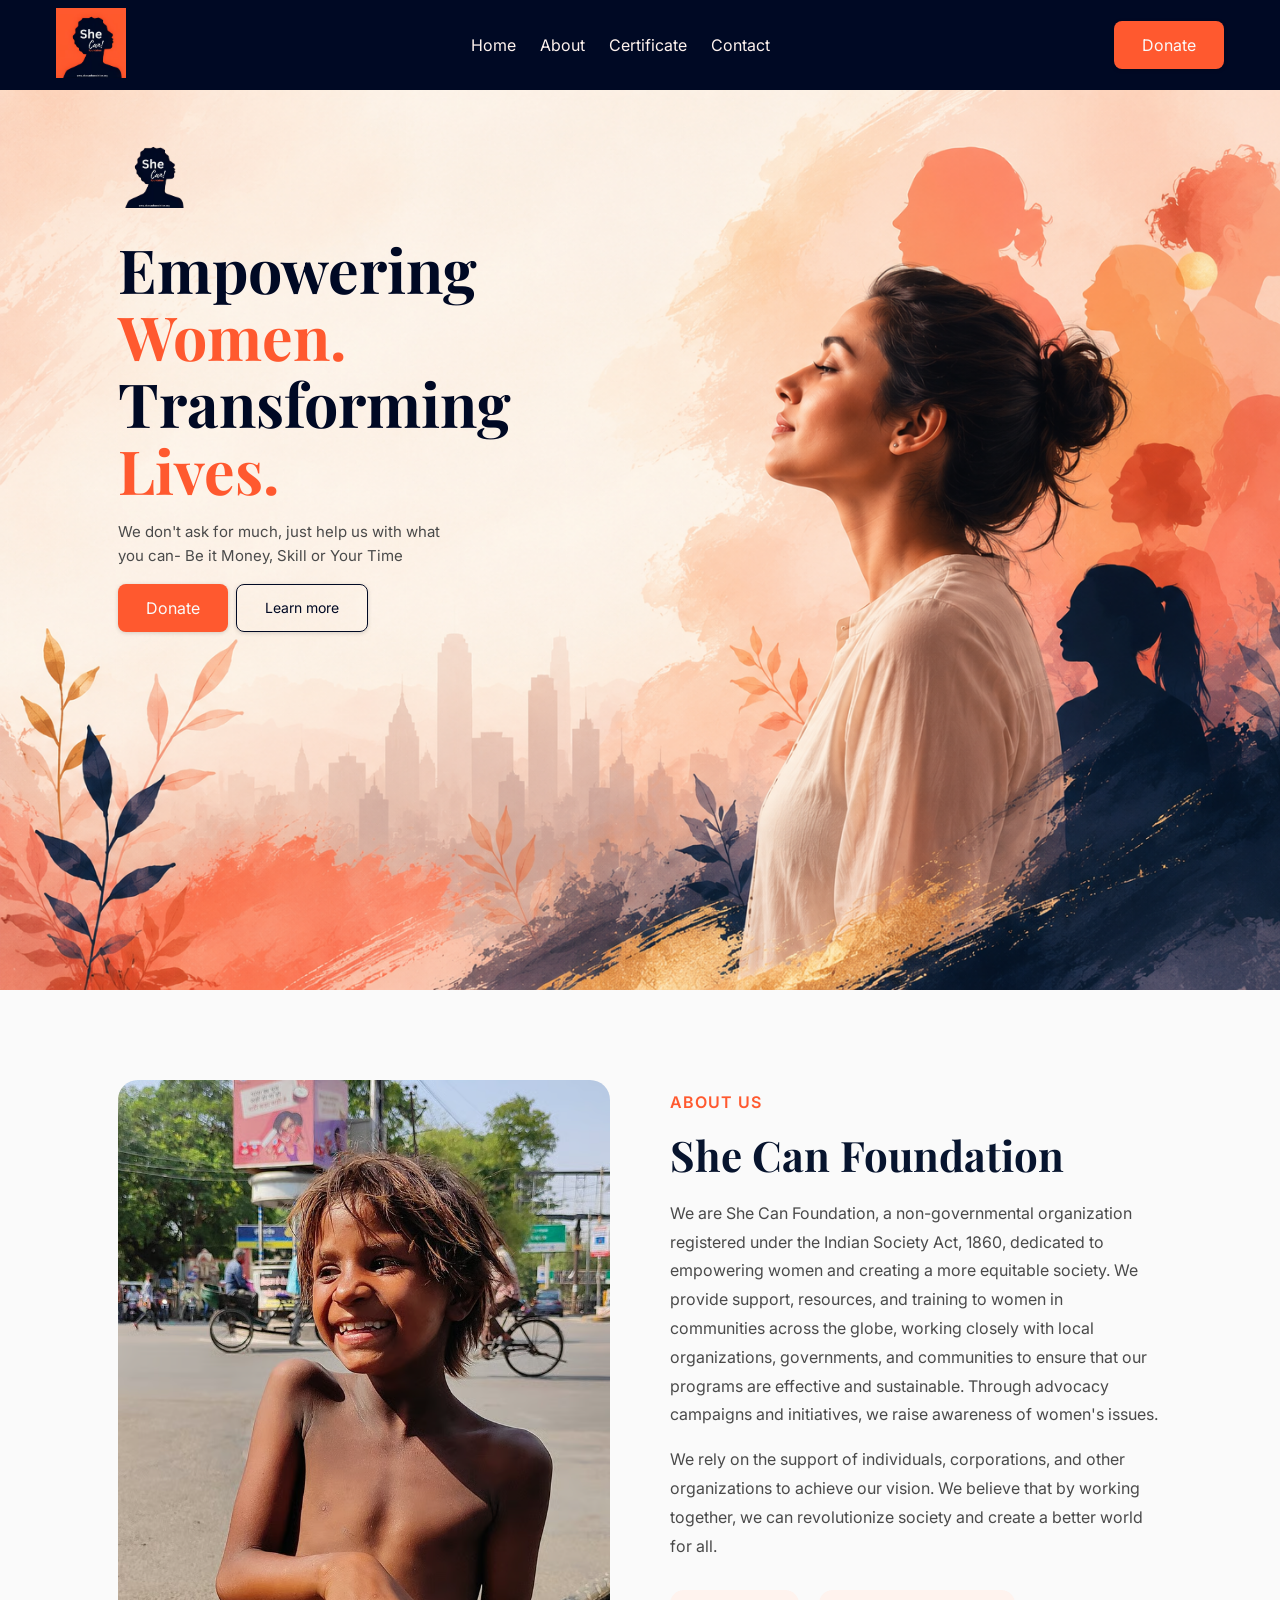
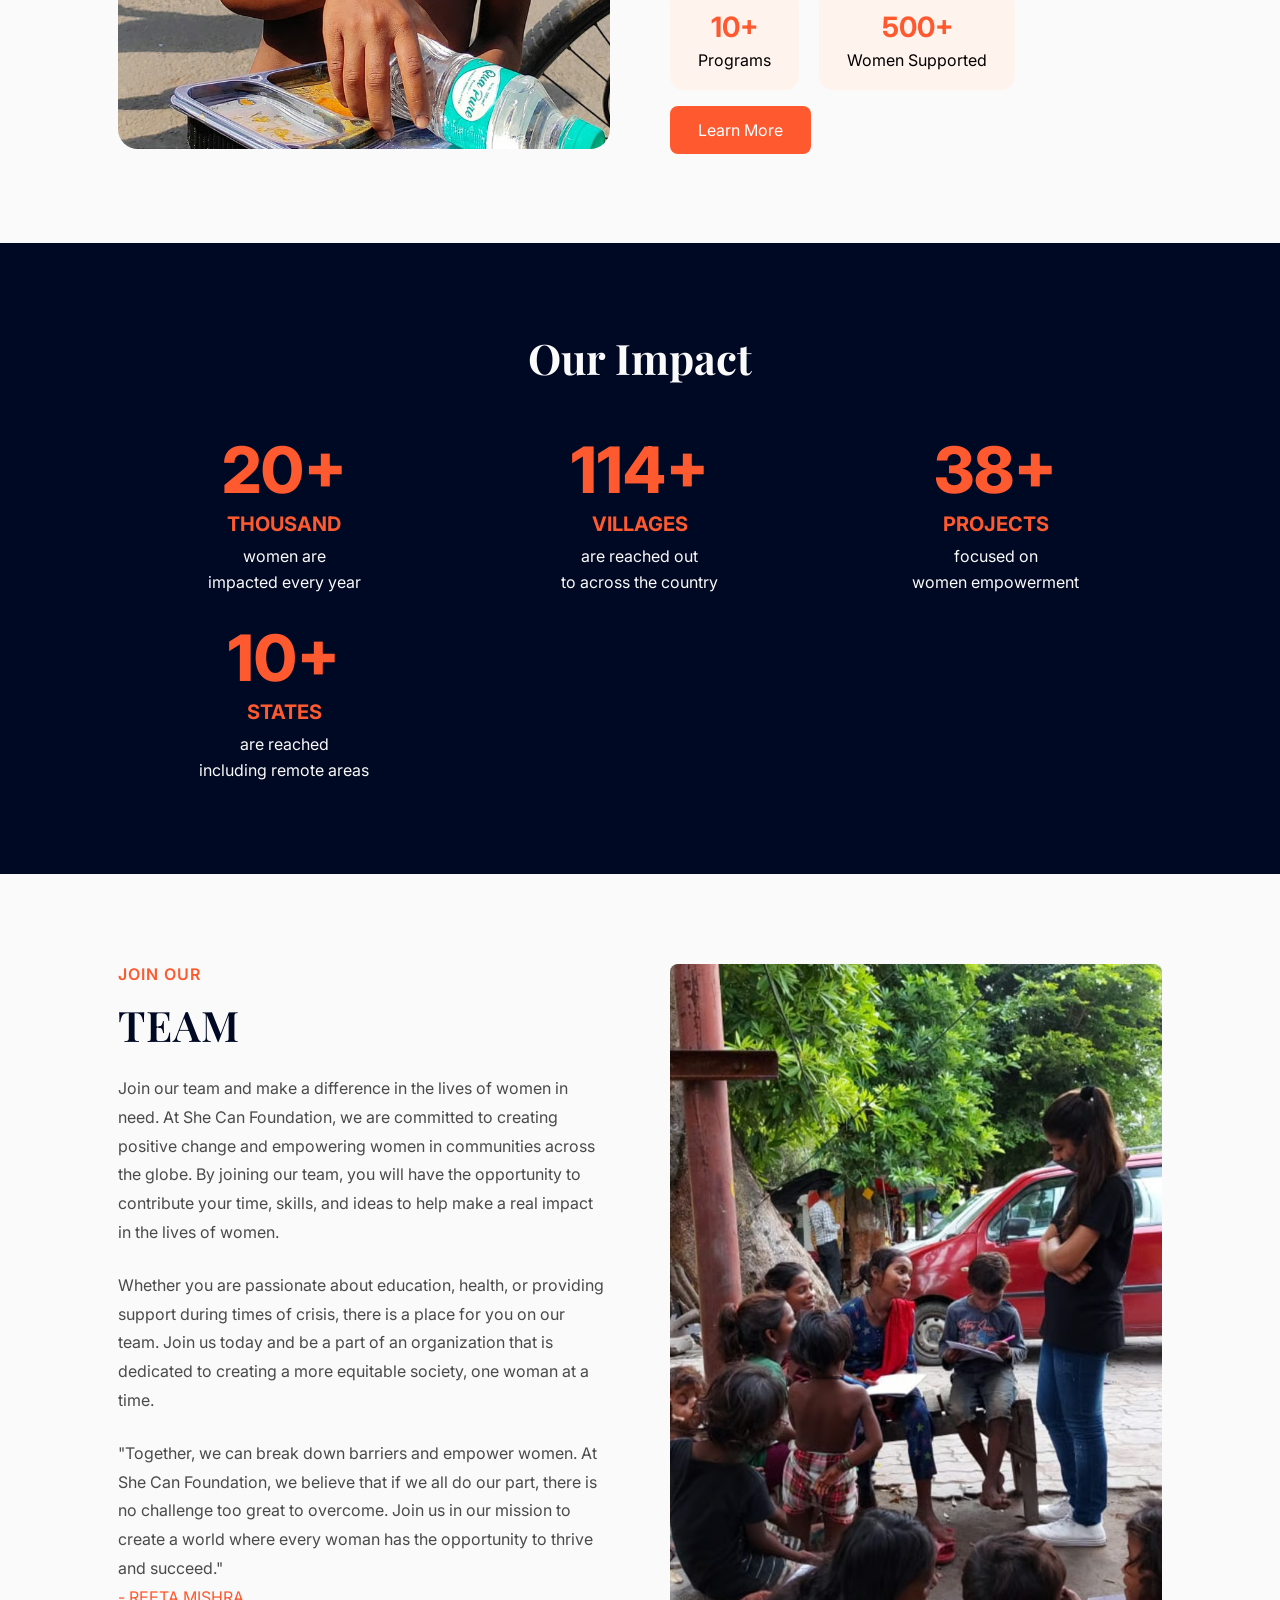
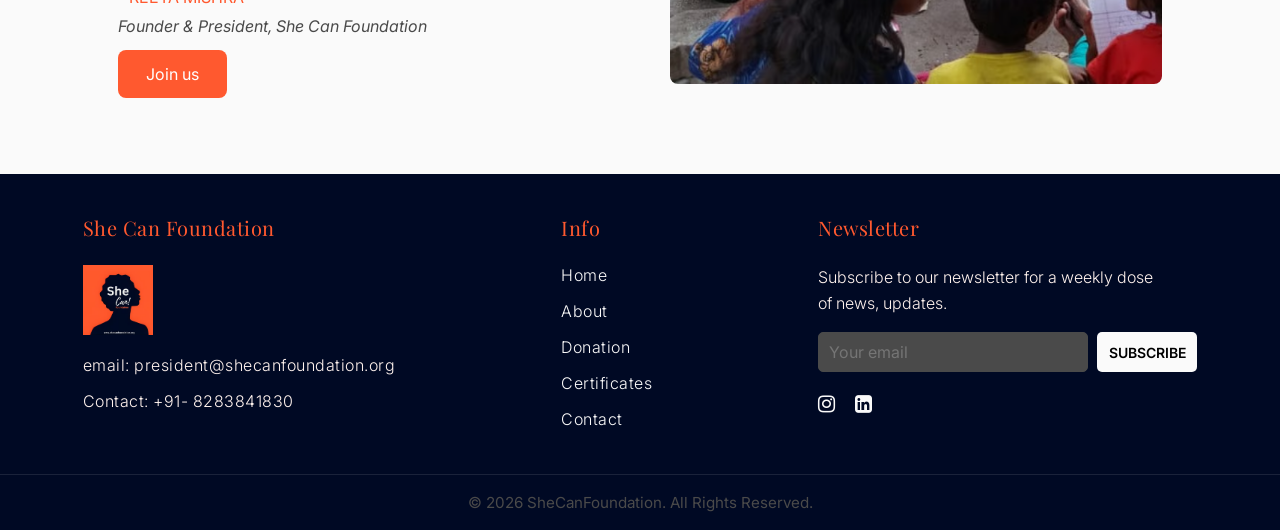
<file: index.html>
<!doctype html>
<html lang="en">
  <head>
    <meta charset="UTF-8" />
    <meta name="viewport" content="width=device-width, initial-scale=1.0" />
    <link rel="icon" type="image/png" href="./assets/images/logo.avif" />
    <title>She Can Foundation</title>

    <link rel="stylesheet" href="css/global.css" />
    <link rel="stylesheet" href="css/variables.css" />
    <link rel="stylesheet" href="css/navbar.css" />
    <link rel="stylesheet" href="css/responsive.css" />
    <link rel="stylesheet" href="css/footer.css" />
    <link rel="stylesheet" href="css/hero.css" />
    <link rel="stylesheet" href="css/about.css" />
    <link rel="stylesheet" href="css/impact.css" />
    <link rel="stylesheet" href="css/team.css" />

    <link
      rel="stylesheet"
      href="https://cdnjs.cloudflare.com/ajax/libs/font-awesome/4.7.0/css/font-awesome.min.css"
    />

    <link rel="preconnect" href="https://fonts.googleapis.com" />
    <link rel="preconnect" href="https://fonts.gstatic.com" crossorigin />
    <link
      href="https://fonts.googleapis.com/css2?family=Inter:ital,opsz,wght@0,14..32,100..900;1,14..32,100..900&family=Playfair+Display:ital,wght@0,400..900;1,400..900&display=swap"
      rel="stylesheet"
    />
  </head>
  <body>
    <section class="main">
      <nav class="navbar">
        <div class="container">
          <div class="navbar-inner">
            <div class="hamburger">☰</div>
            <div class="logo">
              <img src="assets/images/logo.avif" alt="logo" />
            </div>
            <ul class="nav-items">
              <li><a href="#">Home</a></li>
              <li><a href="./pages/about.html">About</a></li>
              <li><a href="./pages/certificate.html">Certificate</a></li>
              <li><a href="./pages/contact.html">Contact</a></li>
            </ul>
            <div class="buttons">
              <a href="./pages/donation.html" class="donateBtn">Donate</a>
            </div>
          </div>
        </div>
      </nav>
      <div class="hero-section">
        <div class="container">
          <div class="hero-inner">
            <div class="hero-logo">
              <img src="./assets/images/logo-hero.png" alt="logo" />
            </div>
            <h1 class="hero-title">
              Empowering<br /><span class="orange">Women.</span
              ><br />Transforming<br />
              <span class="orange">Lives.</span>
            </h1>
            <p class="hero-details">
              We don't ask for much, just help us with what <br />you can- Be it
              Money, Skill or Your Time
            </p>
            <div class="cta-buttons">
              <a href="./pages/donation.html" class="donateBtn">Donate</a>
              <a href="./pages/about.html" class="aboutBtn">Learn more </a>
            </div>
          </div>
        </div>
      </div>

      <section class="about-section">
        <div class="container about-container">
          <div class="about-image">
            <img
              src="./assets/images/about-women.avif"
              alt="Women empowerment"
            />
          </div>

          <div class="about-content">
            <span class="section-tag">About Us</span>

            <h2 class="about-title">She Can Foundation</h2>

            <p class="about-text">
              We are She Can Foundation, a non-governmental organization
              registered under the Indian Society Act, 1860, dedicated to
              empowering women and creating a more equitable society. We provide
              support, resources, and training to women in communities across
              the globe, working closely with local organizations, governments,
              and communities to ensure that our programs are effective and
              sustainable. Through advocacy campaigns and initiatives, we raise
              awareness of women's issues.
            </p>

            <p class="about-text">
              We rely on the support of individuals, corporations, and other
              organizations to achieve our vision. We believe that by working
              together, we can revolutionize society and create a better world
              for all.
            </p>

            <div class="about-stats">
              <div class="stat-card">
                <h3>10+</h3>
                <p>Programs</p>
              </div>

              <div class="stat-card">
                <h3>500+</h3>
                <p>Women Supported</p>
              </div>
            </div>

            <a href="./pages/about.html" class="about-button">Learn More</a>
          </div>
        </div>
      </section>

      <section class="impact-section">
        <div class="container impact-container">
          <h2 class="impact-title reveal">Our Impact</h2>
          <div class="impact-items reveal">
            <div class="impact-item">
              <h3 class="impact-item-number" data-target="20">0+</h3>
              <h4 class="impact-item-detail">Thousand</h4>
              <p class="impact-item-info">
                women are<br />
                impacted every year
              </p>
            </div>
            <div class="impact-item">
              <h3 class="impact-item-number" data-target="200">0+</h3>
              <h4 class="impact-item-detail">Villages</h4>
              <p class="impact-item-info">
                are reached out <br />to across the country
              </p>
            </div>
            <div class="impact-item">
              <h3 class="impact-item-number" data-target="40">0+</h3>
              <h4 class="impact-item-detail">Projects</h4>
              <p class="impact-item-info">focused on <br />women empowerment</p>
            </div>
            <div class="impact-item">
              <h3 class="impact-item-number" data-target="10">0+</h3>
              <h4 class="impact-item-detail">States</h4>
              <p class="impact-item-info">
                are reached <br />including remote areas
              </p>
            </div>
          </div>
        </div>
      </section>

      <section class="team-section">
        <div class="container team-container">
          <div class="team-left-panel">
            <p class="team-label">Join Our</p>
            <h2 class="team-title">Team</h2>
            <p class="team-details">
              Join our team and make a difference in the lives of women in need.
              At She Can Foundation, we are committed to creating positive
              change and empowering women in communities across the globe. By
              joining our team, you will have the opportunity to contribute your
              time, skills, and ideas to help make a real impact in the lives of
              women.
            </p>
            <p class="team-details">
              Whether you are passionate about education, health, or providing
              support during times of crisis, there is a place for you on our
              team. Join us today and be a part of an organization that is
              dedicated to creating a more equitable society, one woman at a
              time.
            </p>
            <p class="team-details">
              "Together, we can break down barriers and empower women. At She
              Can Foundation, we believe that if we all do our part, there is no
              challenge too great to overcome. Join us in our mission to create
              a world where every woman has the opportunity to thrive and
              succeed."<br />
              <span class="orange">- REETA MISHRA</span><br />
              <i>Founder & President, She Can Foundation</i>
            </p>

            <a href="./pages/contact.html" class="join-us">Join us</a>
          </div>
          <div class="team-right-panel">
            <img src="assets/images/about-us.avif" alt="team-women" />
          </div>
        </div>
      </section>

      <div class="footer">
        <div class="footer-started">
          <h2 class="footer-title">She Can Foundation</h2>
          <ul class="footer-items">
            <li>
              <div class="logo">
                <img src="assets/images/logo.avif" alt="logo" />
              </div>
            </li>
            <li>email: president@shecanfoundation.org</li>
            <li>Contact: +91- 8283841830</li>
          </ul>
        </div>
        <div class="footer-info">
          <h2 class="footer-title">Info</h2>
          <ul class="footer-items">
            <li><a href="#">Home</a></li>
            <li><a href="./pages/about.html">About</a></li>
            <li><a href="./pages/donation.html">Donation</a></li>
            <li><a href="./pages/certificate.html">Certificates</a></li>
            <li><a href="./pages/contact.html">Contact</a></li>
          </ul>
        </div>

        <div class="footer-newsletter">
          <h2 class="footer-title">Newsletter</h2>
          <p class="footer-details">
            Subscribe to our newsletter for a weekly dose<br />
            of news, updates.
          </p>
          <div class="footer-input">
            <input
              type="email"
              name="email"
              class="email"
              placeholder="Your email"
            />
            <button class="btn">SUBSCRIBE</button>
          </div>
          <div class="footer-icons">
            <div class="footer-icon">
              <a
                href="https://www.instagram.com/_shecanfoundation_"
                target="_blank"
                ><i class="fa fa-instagram" aria-hidden="true"></i
              ></a>
            </div>
            <div class="footer-icon">
              <a
                href="https://www.linkedin.com/company/shecanfoundation/"
                target="_blank"
              >
                <i class="fa fa-linkedin-square" aria-hidden="true"></i
              ></a>
            </div>
          </div>
        </div>
      </div>
      <footer class="copyright-footer">
        <p>© 2026 SheCanFoundation. All Rights Reserved.</p>
      </footer>
    </section>

    <script src="js/main.js"></script>
    <script src="js/navbar.js"></script>
    <script src="js/impact.js"></script>
  </body>
</html>
</file>
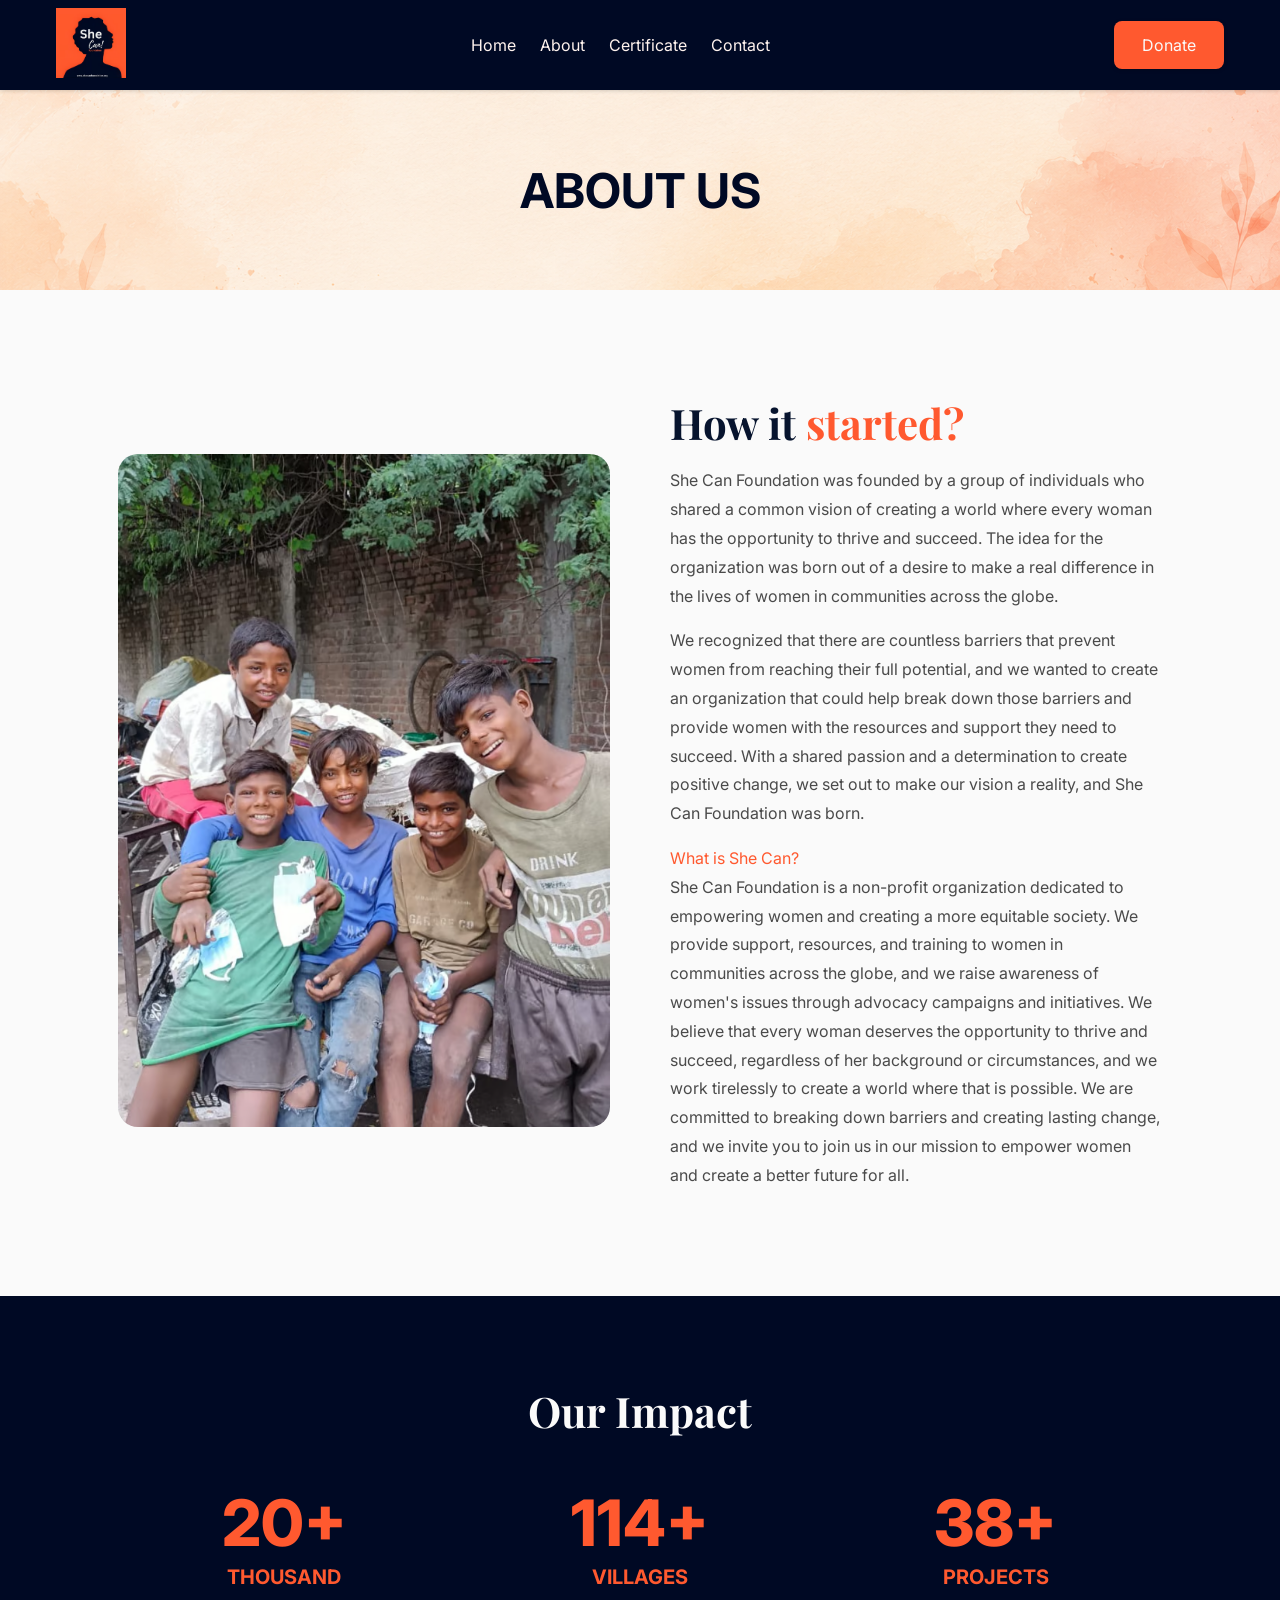
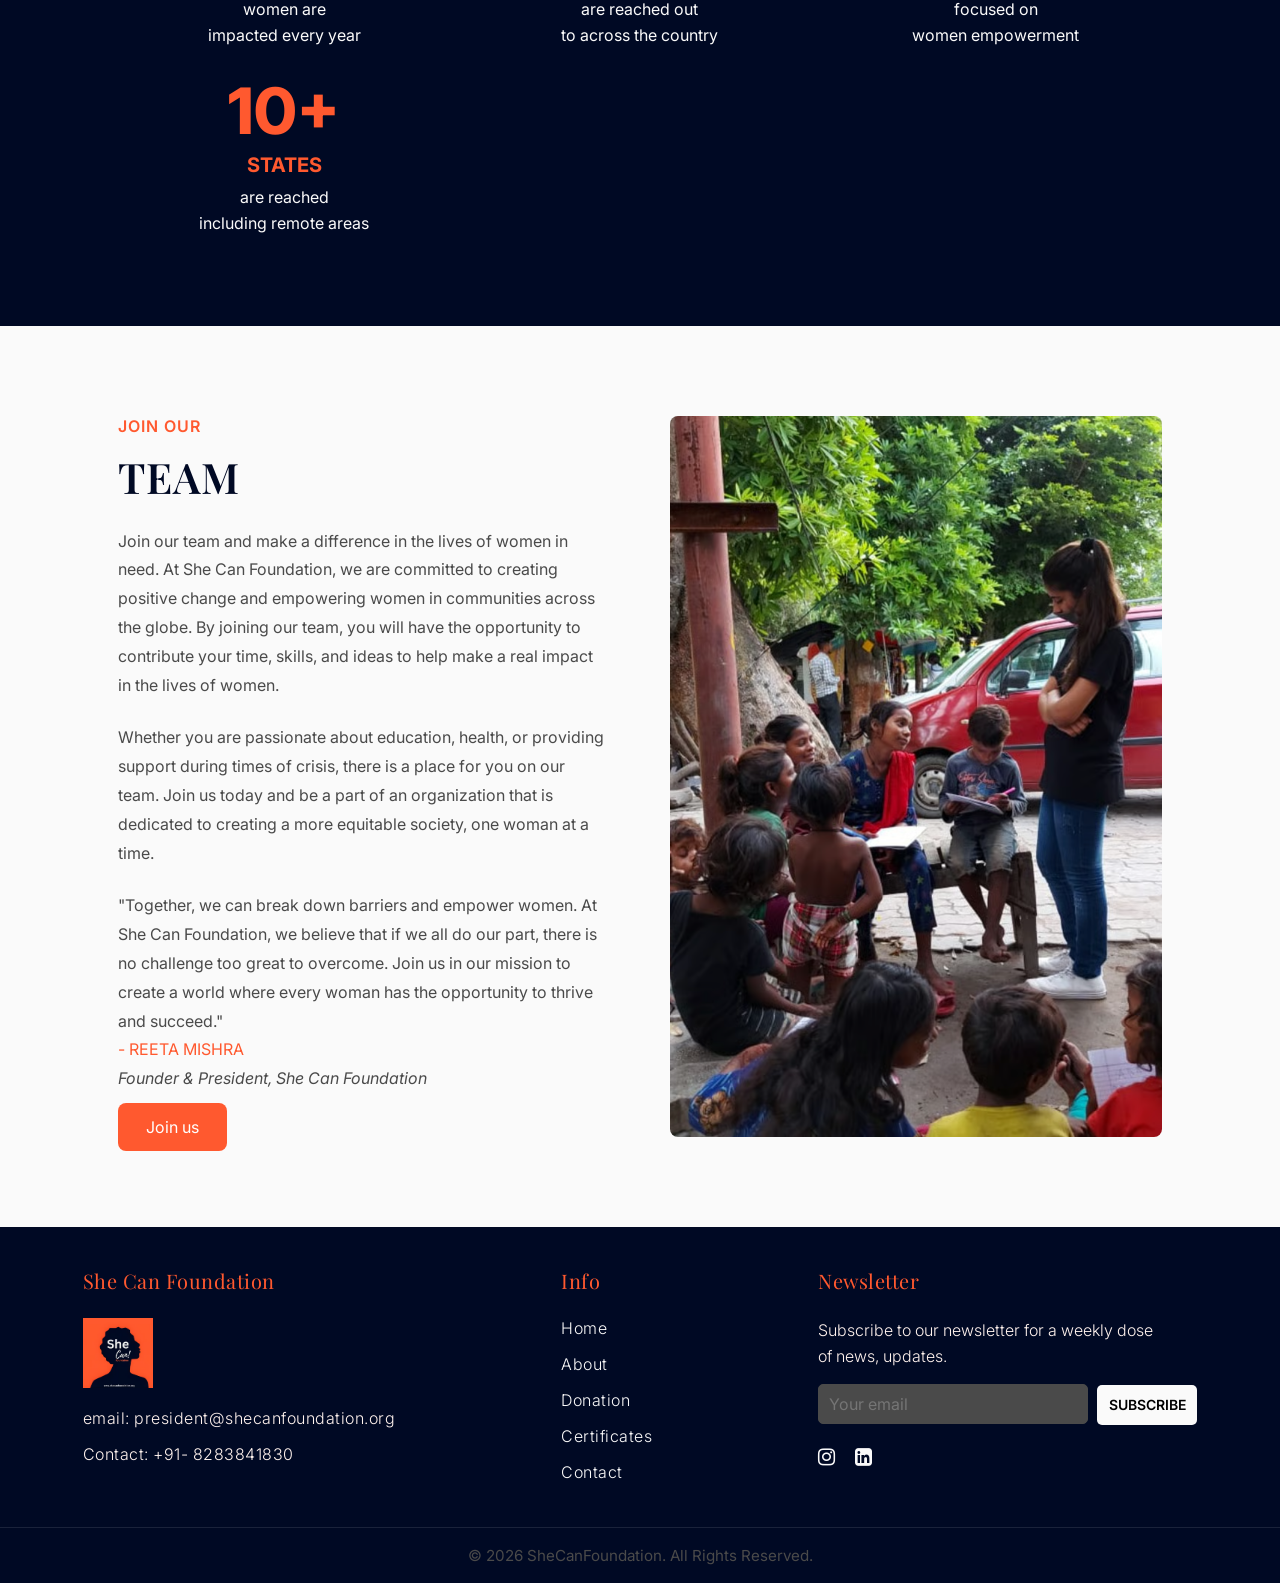
<file: pages/about.html>
<!doctype html>
<html lang="en">
  <head>
    <meta charset="UTF-8" />
    <meta name="viewport" content="width=device-width, initial-scale=1.0" />
    <title>About us</title>
    <link rel="icon" type="image/png" href="../assets/images/logo.avif" />

    <link rel="stylesheet" href="../css/global.css" />
    <link rel="stylesheet" href="../css/variables.css" />
    <link rel="stylesheet" href="../css/navbar.css" />
    <link rel="stylesheet" href="../css/responsive.css" />
    <link rel="stylesheet" href="../css/footer.css" />
    <link rel="stylesheet" href="../css/about.css" />
    <link rel="stylesheet" href="../css/aboutus.css" />
    <link rel="stylesheet" href="../css/impact.css" />
    <link rel="stylesheet" href="../css/team.css" />

    <link
      rel="stylesheet"
      href="https://cdnjs.cloudflare.com/ajax/libs/font-awesome/4.7.0/css/font-awesome.min.css"
    />

    <link rel="preconnect" href="https://fonts.googleapis.com" />
    <link rel="preconnect" href="https://fonts.gstatic.com" crossorigin />
    <link
      href="https://fonts.googleapis.com/css2?family=Inter:ital,opsz,wght@0,14..32,100..900;1,14..32,100..900&family=Playfair+Display:ital,wght@0,400..900;1,400..900&display=swap"
      rel="stylesheet"
    />
  </head>
  <body>
    <section class="main">
      <nav class="navbar">
        <div class="container">
          <div class="navbar-inner">
            <div class="hamburger">☰</div>
            <div class="logo">
              <img src="../assets/images/logo.avif" alt="logo" />
            </div>
            <ul class="nav-items">
              <li><a href="../index.html">Home</a></li>
              <li><a href="./about.html">About</a></li>
              <li><a href="./certificate.html">Certificate</a></li>
              <li><a href="./contact.html">Contact</a></li>
            </ul>
            <div class="buttons">
              <a href="./donation.html" class="donateBtn">Donate</a>
            </div>
          </div>
        </div>
      </nav>

      <div class="about-us-section">
        <div class="about-banner">
          <h2>About us</h2>
          <img src="../assets/images/about-us-banner.png" alt="about-banner" />
        </div>
      </div>
      <section class="about-section">
        <div class="container about-container">
          <div class="about-image">
            <img
              src="../assets/images/about-us-left.avif"
              alt="Women empowerment"
            />
          </div>

          <div class="about-content">
            <h2 class="about-title">
              How it <span class="orange">started?</span>
            </h2>

            <p class="about-text">
              She Can Foundation was founded by a group of individuals who
              shared a common vision of creating a world where every woman has
              the opportunity to thrive and succeed. The idea for the
              organization was born out of a desire to make a real difference in
              the lives of women in communities across the globe.
            </p>

            <p class="about-text">
              We recognized that there are countless barriers that prevent women
              from reaching their full potential, and we wanted to create an
              organization that could help break down those barriers and provide
              women with the resources and support they need to succeed. With a
              shared passion and a determination to create positive change, we
              set out to make our vision a reality, and She Can Foundation was
              born.
            </p>

            <p class="about-text">
              <span class="orange">What is She Can?</span><br />She Can
              Foundation is a non-profit organization dedicated to empowering
              women and creating a more equitable society. We provide support,
              resources, and training to women in communities across the globe,
              and we raise awareness of women's issues through advocacy
              campaigns and initiatives. We believe that every woman deserves
              the opportunity to thrive and succeed, regardless of her
              background or circumstances, and we work tirelessly to create a
              world where that is possible. We are committed to breaking down
              barriers and creating lasting change, and we invite you to join us
              in our mission to empower women and create a better future for
              all.
            </p>
          </div>
        </div>
      </section>

      <section class="impact-section">
        <div class="container impact-container">
          <h2 class="impact-title reveal">Our Impact</h2>
          <div class="impact-items reveal">
            <div class="impact-item">
              <h3 class="impact-item-number" data-target="20">0+</h3>
              <h4 class="impact-item-detail">Thousand</h4>
              <p class="impact-item-info">
                women are<br />
                impacted every year
              </p>
            </div>
            <div class="impact-item">
              <h3 class="impact-item-number" data-target="200">0+</h3>
              <h4 class="impact-item-detail">Villages</h4>
              <p class="impact-item-info">
                are reached out <br />to across the country
              </p>
            </div>
            <div class="impact-item">
              <h3 class="impact-item-number" data-target="40">0+</h3>
              <h4 class="impact-item-detail">Projects</h4>
              <p class="impact-item-info">focused on <br />women empowerment</p>
            </div>
            <div class="impact-item">
              <h3 class="impact-item-number" data-target="10">0+</h3>
              <h4 class="impact-item-detail">States</h4>
              <p class="impact-item-info">
                are reached <br />including remote areas
              </p>
            </div>
          </div>
        </div>
      </section>

      <section class="team-section">
        <div class="container team-container">
          <div class="team-left-panel">
            <p class="team-label">Join Our</p>
            <h2 class="team-title">Team</h2>
            <p class="team-details">
              Join our team and make a difference in the lives of women in need.
              At She Can Foundation, we are committed to creating positive
              change and empowering women in communities across the globe. By
              joining our team, you will have the opportunity to contribute your
              time, skills, and ideas to help make a real impact in the lives of
              women.
            </p>
            <p class="team-details">
              Whether you are passionate about education, health, or providing
              support during times of crisis, there is a place for you on our
              team. Join us today and be a part of an organization that is
              dedicated to creating a more equitable society, one woman at a
              time.
            </p>
            <p class="team-details">
              "Together, we can break down barriers and empower women. At She
              Can Foundation, we believe that if we all do our part, there is no
              challenge too great to overcome. Join us in our mission to create
              a world where every woman has the opportunity to thrive and
              succeed."<br />
              <span class="orange">- REETA MISHRA</span><br />
              <i>Founder & President, She Can Foundation</i>
            </p>

            <a href="./contact.html" class="join-us">Join us</a>
          </div>
          <div class="team-right-panel">
            <img src="../assets/images/about-us.avif" alt="team-women" />
          </div>
        </div>
      </section>
      <div class="footer">
        <div class="footer-started">
          <h2 class="footer-title">She Can Foundation</h2>
          <ul class="footer-items">
            <li>
              <div class="logo">
                <img src="../assets/images/logo.avif" alt="logo" />
              </div>
            </li>
            <li>email: president@shecanfoundation.org</li>
            <li>Contact: +91- 8283841830</li>
          </ul>
        </div>
        <div class="footer-info">
          <h2 class="footer-title">Info</h2>
          <ul class="footer-items">
            <li><a href="../index.html">Home</a></li>
            <li><a href="./about.html">About</a></li>
            <li><a href="./donation.html">Donation</a></li>
            <li><a href="./certificate.html">Certificates</a></li>
            <li><a href="./contact.html">Contact</a></li>
          </ul>
        </div>

        <div class="footer-newsletter">
          <h2 class="footer-title">Newsletter</h2>
          <p class="footer-details">
            Subscribe to our newsletter for a weekly dose<br />
            of news, updates.
          </p>
          <div class="footer-input">
            <input
              type="email"
              name="email"
              class="email"
              placeholder="Your email"
            />
            <button class="btn">SUBSCRIBE</button>
          </div>
          <div class="footer-icons">
            <div class="footer-icon">
              <a
                href="https://www.instagram.com/_shecanfoundation_"
                target="_blank"
                ><i class="fa fa-instagram" aria-hidden="true"></i
              ></a>
            </div>
            <div class="footer-icon">
              <a
                href="https://www.linkedin.com/company/shecanfoundation/"
                target="_blank"
              >
                <i class="fa fa-linkedin-square" aria-hidden="true"></i
              ></a>
            </div>
          </div>
        </div>
      </div>
      <footer class="copyright-footer">
        <p>© 2026 SheCanFoundation. All Rights Reserved.</p>
      </footer>
    </section>

    <script src="../js/main.js"></script>
    <script src="../js/navbar.js"></script>
    <script src="../js/impact.js"></script>
  </body>
</html>
</file>
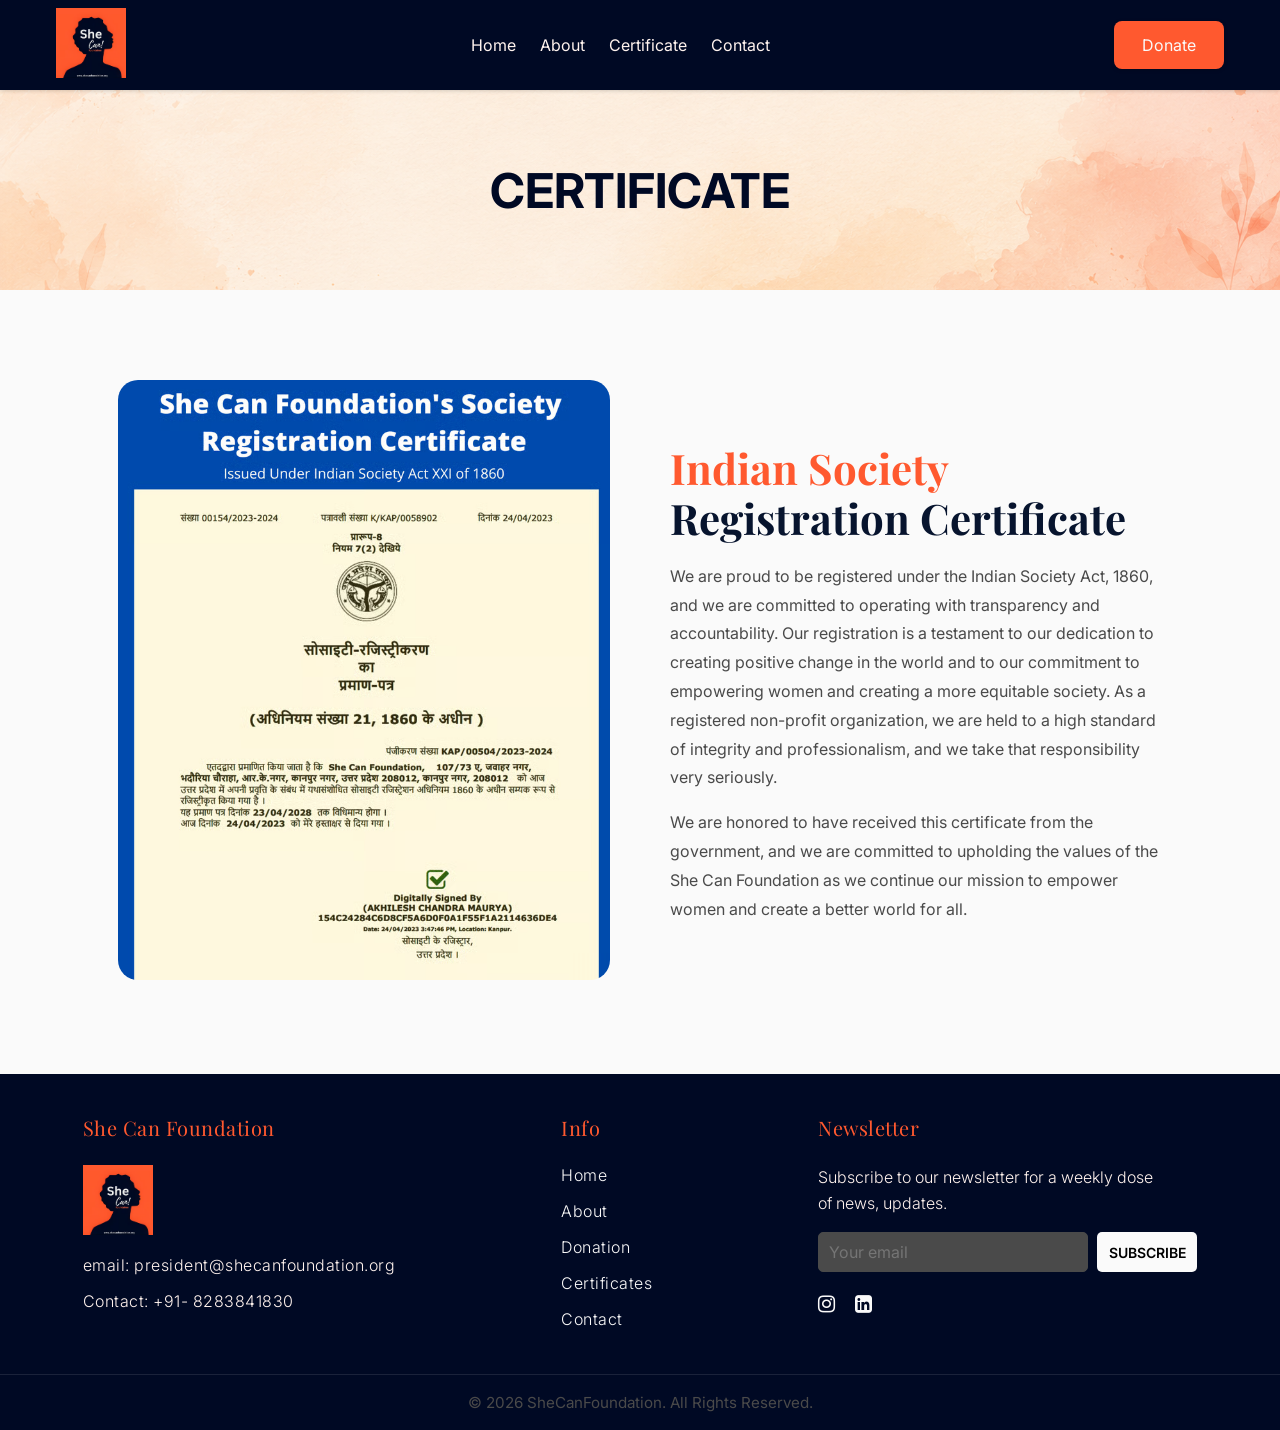
<file: pages/certificate.html>
<!doctype html>
<html lang="en">
  <head>
    <meta charset="UTF-8" />
    <meta name="viewport" content="width=device-width, initial-scale=1.0" />
    <title>Certificate</title>
    <link rel="icon" type="image/png" href="../assets/images/logo.avif" />

    <link rel="stylesheet" href="../css/global.css" />
    <link rel="stylesheet" href="../css/variables.css" />
    <link rel="stylesheet" href="../css/navbar.css" />
    <link rel="stylesheet" href="../css/responsive.css" />
    <link rel="stylesheet" href="../css/footer.css" />
    <link rel="stylesheet" href="../css/about.css" />
    <link rel="stylesheet" href="../css/aboutus.css" />

    <link
      rel="stylesheet"
      href="https://cdnjs.cloudflare.com/ajax/libs/font-awesome/4.7.0/css/font-awesome.min.css"
    />

    <link rel="preconnect" href="https://fonts.googleapis.com" />
    <link rel="preconnect" href="https://fonts.gstatic.com" crossorigin />
    <link
      href="https://fonts.googleapis.com/css2?family=Inter:ital,opsz,wght@0,14..32,100..900;1,14..32,100..900&family=Playfair+Display:ital,wght@0,400..900;1,400..900&display=swap"
      rel="stylesheet"
    />
  </head>
  <body>
    <section class="main">
      <nav class="navbar">
        <div class="container">
          <div class="navbar-inner">
            <div class="hamburger">☰</div>
            <div class="logo">
              <img src="../assets/images/logo.avif" alt="logo" />
            </div>
            <ul class="nav-items">
              <li><a href="../index.html">Home</a></li>
              <li><a href="./about.html">About</a></li>
              <li><a href="./certificate.html">Certificate</a></li>
              <li><a href="./contact.html">Contact</a></li>
            </ul>
            <div class="buttons">
              <a href="./donation.html" class="donateBtn">Donate</a>
            </div>
          </div>
        </div>
      </nav>

      <div class="about-us-section">
        <div class="about-banner">
          <h2>Certificate</h2>
          <img src="../assets/images/about-us-banner.png" alt="about-banner" />
        </div>
      </div>
      <section class="about-section">
        <div class="container about-container">
          <div class="about-image">
            <img
              src="../assets/images/certificate.avif"
              alt="Women empowerment"
            />
          </div>

          <div class="about-content">
            <h2 class="about-title">
              <span class="orange">Indian Society </span>Registration
              Certificate
            </h2>

            <p class="about-text">
              We are proud to be registered under the Indian Society Act, 1860,
              and we are committed to operating with transparency and
              accountability. Our registration is a testament to our dedication
              to creating positive change in the world and to our commitment to
              empowering women and creating a more equitable society. As a
              registered non-profit organization, we are held to a high standard
              of integrity and professionalism, and we take that responsibility
              very seriously.
            </p>
            <p class="about-text">
              We are honored to have received this certificate from the
              government, and we are committed to upholding the values of the
              She Can Foundation as we continue our mission to empower women and
              create a better world for all.
            </p>
          </div>
        </div>
      </section>
      <div class="footer">
        <div class="footer-started">
          <h2 class="footer-title">She Can Foundation</h2>
          <ul class="footer-items">
            <li>
              <div class="logo">
                <img src="../assets/images/logo.avif" alt="logo" />
              </div>
            </li>
            <li>email: president@shecanfoundation.org</li>
            <li>Contact: +91- 8283841830</li>
          </ul>
        </div>
        <div class="footer-info">
          <h2 class="footer-title">Info</h2>
          <ul class="footer-items">
            <li><a href="../index.html">Home</a></li>
            <li><a href="./about.html">About</a></li>
            <li><a href="./donation.html">Donation</a></li>
            <li><a href="./certificate.html">Certificates</a></li>
            <li><a href="./contact.html">Contact</a></li>
          </ul>
        </div>

        <div class="footer-newsletter">
          <h2 class="footer-title">Newsletter</h2>
          <p class="footer-details">
            Subscribe to our newsletter for a weekly dose<br />
            of news, updates.
          </p>
          <div class="footer-input">
            <input
              type="email"
              name="email"
              class="email"
              placeholder="Your email"
            />
            <button class="btn">SUBSCRIBE</button>
          </div>
          <div class="footer-icons">
            <div class="footer-icon">
              <a
                href="https://www.instagram.com/_shecanfoundation_"
                target="_blank"
                ><i class="fa fa-instagram" aria-hidden="true"></i
              ></a>
            </div>
            <div class="footer-icon">
              <a
                href="https://www.linkedin.com/company/shecanfoundation/"
                target="_blank"
              >
                <i class="fa fa-linkedin-square" aria-hidden="true"></i
              ></a>
            </div>
          </div>
        </div>
      </div>
      <footer class="copyright-footer">
        <p>© 2026 SheCanFoundation. All Rights Reserved.</p>
      </footer>
    </section>

    <script src="../js/main.js"></script>
    <script src="../js/navbar.js"></script>
    <script src="../js/impact.js"></script>
  </body>
</html>
</file>
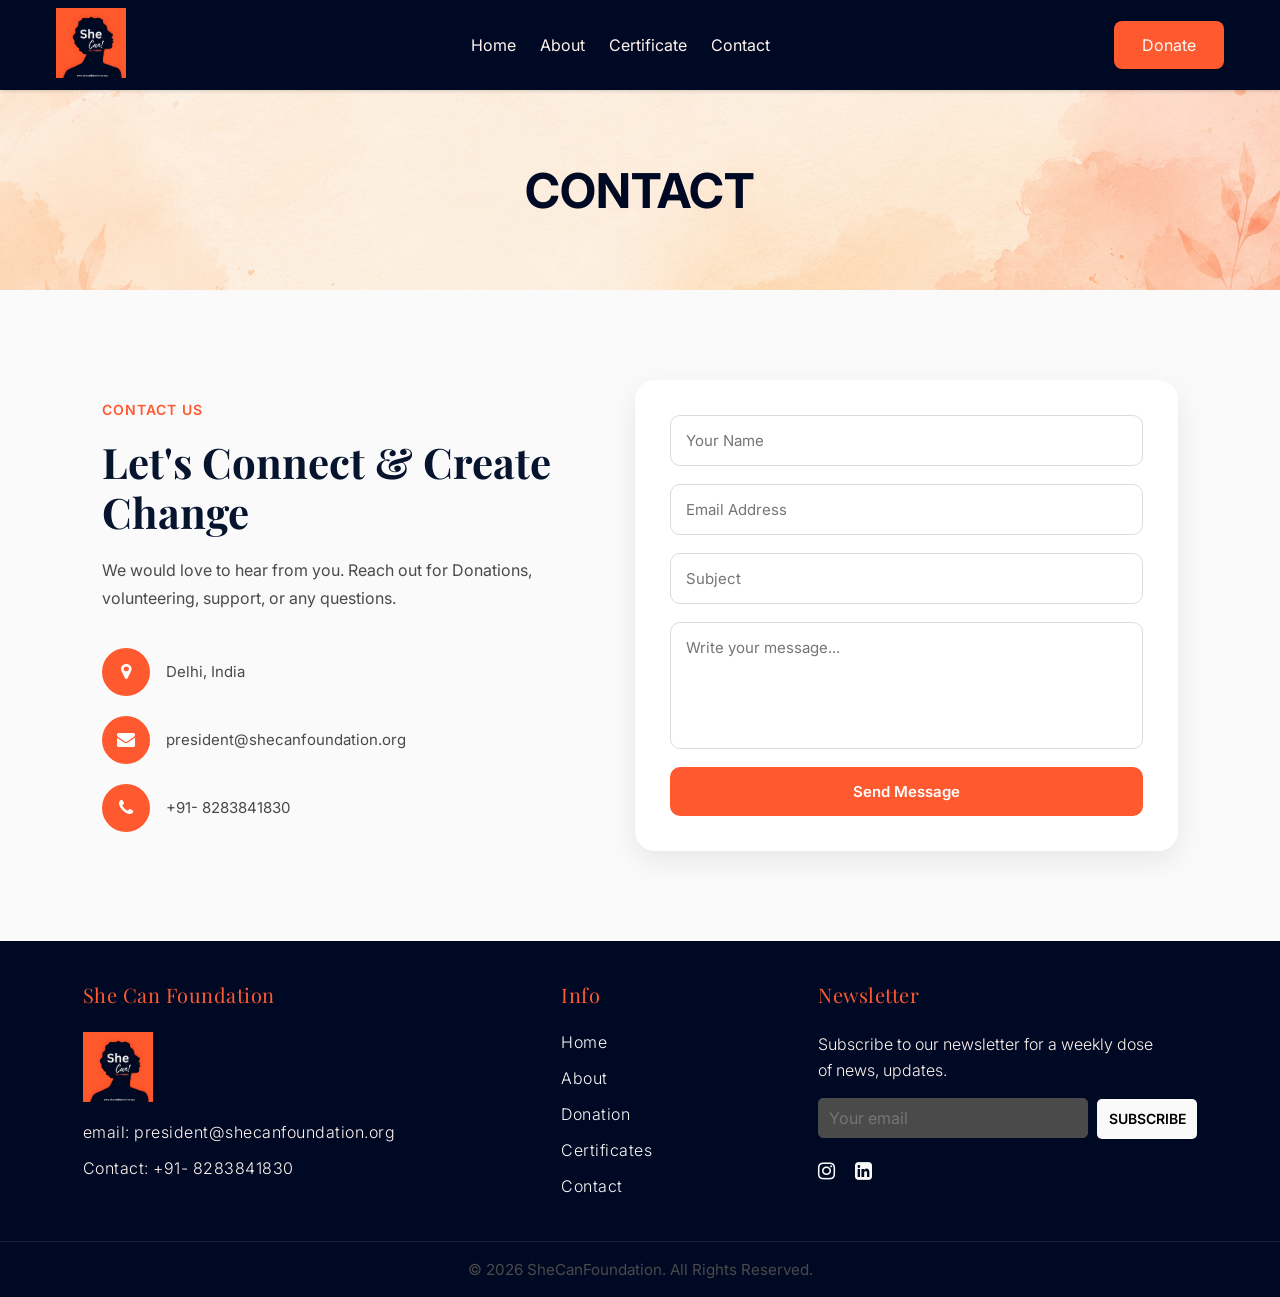
<file: pages/contact.html>
<!doctype html>
<html lang="en">
  <head>
    <meta charset="UTF-8" />
    <meta name="viewport" content="width=device-width, initial-scale=1.0" />
    <title>Contact Us</title>
    <link rel="icon" type="image/png" href="../assets/images/logo.avif" />

    <link rel="stylesheet" href="../css/global.css" />
    <link rel="stylesheet" href="../css/variables.css" />
    <link rel="stylesheet" href="../css/navbar.css" />
    <link rel="stylesheet" href="../css/responsive.css" />
    <link rel="stylesheet" href="../css/footer.css" />
    <link rel="stylesheet" href="../css/aboutus.css" />
    <link rel="stylesheet" href="../css/contactus.css" />

    <link
      rel="stylesheet"
      href="https://cdnjs.cloudflare.com/ajax/libs/font-awesome/4.7.0/css/font-awesome.min.css"
    />

    <link rel="preconnect" href="https://fonts.googleapis.com" />
    <link rel="preconnect" href="https://fonts.gstatic.com" crossorigin />
    <link
      href="https://fonts.googleapis.com/css2?family=Inter:ital,opsz,wght@0,14..32,100..900;1,14..32,100..900&family=Playfair+Display:ital,wght@0,400..900;1,400..900&display=swap"
      rel="stylesheet"
    />
  </head>
  <body>
    <section class="main">
      <nav class="navbar">
        <div class="container">
          <div class="navbar-inner">
            <div class="hamburger">☰</div>
            <div class="logo">
              <img src="../assets/images/logo.avif" alt="logo" />
            </div>
            <ul class="nav-items">
              <li><a href="../index.html">Home</a></li>
              <li><a href="./about.html">About</a></li>
              <li><a href="./certificate.html">Certificate</a></li>
              <li><a href="./contact.html">Contact</a></li>
            </ul>
            <div class="buttons">
              <a href="./donation.html" class="donateBtn">Donate</a>
            </div>
          </div>
        </div>
      </nav>
      <div class="about-us-section">
        <div class="about-banner">
          <h2>Contact</h2>
          <img src="../assets/images/about-us-banner.png" alt="about-banner" />
        </div>
      </div>
      <section class="contact-section">
        <div class="contact-container">
          <div class="contact-content">
            <span class="section-tag">Contact Us</span>

            <h2 class="contact-title">Let's Connect & Create Change</h2>

            <p class="contact-text">
              We would love to hear from you. Reach out for Donations,
              volunteering, support, or any questions.
            </p>

            <div class="contact-details">
              <div class="contact-item">
                <i class="fa fa-map-marker" aria-hidden="true"></i>
                <p>Delhi, India</p>
              </div>

              <div class="contact-item">
                <i class="fa fa-envelope"></i>
                <p>president@shecanfoundation.org</p>
              </div>

              <div class="contact-item">
                <i class="fa fa-phone"></i>
                <p>+91- 8283841830</p>
              </div>
            </div>
          </div>

          <div class="contact-form-box">
            <form class="contact-form">
              <input type="text" placeholder="Your Name" required />

              <input type="email" placeholder="Email Address" required />

              <input type="text" placeholder="Subject" />

              <textarea rows="5" placeholder="Write your message..."></textarea>

              <button type="submit" class="contact-btn">Send Message</button>
            </form>
          </div>
        </div>
      </section>
      <div class="footer">
        <div class="footer-started">
          <h2 class="footer-title">She Can Foundation</h2>
          <ul class="footer-items">
            <li>
              <div class="logo">
                <img src="../assets/images/logo.avif" alt="logo" />
              </div>
            </li>
            <li>email: president@shecanfoundation.org</li>
            <li>Contact: +91- 8283841830</li>
          </ul>
        </div>
        <div class="footer-info">
          <h2 class="footer-title">Info</h2>
          <ul class="footer-items">
            <li><a href="../index.html">Home</a></li>
            <li><a href="./about.html">About</a></li>
            <li><a href="./donation.html">Donation</a></li>
            <li><a href="./certificate.html">Certificates</a></li>
            <li><a href="./contact.html">Contact</a></li>
          </ul>
        </div>

        <div class="footer-newsletter">
          <h2 class="footer-title">Newsletter</h2>
          <p class="footer-details">
            Subscribe to our newsletter for a weekly dose<br />
            of news, updates.
          </p>
          <div class="footer-input">
            <input
              type="email"
              name="email"
              class="email"
              placeholder="Your email"
            />
            <button class="btn">SUBSCRIBE</button>
          </div>
          <div class="footer-icons">
            <div class="footer-icon">
              <a
                href="https://www.instagram.com/_shecanfoundation_"
                target="_blank"
                ><i class="fa fa-instagram" aria-hidden="true"></i
              ></a>
            </div>
            <div class="footer-icon">
              <a
                href="https://www.linkedin.com/company/shecanfoundation/"
                target="_blank"
              >
                <i class="fa fa-linkedin-square" aria-hidden="true"></i
              ></a>
            </div>
          </div>
        </div>
      </div>
      <footer class="copyright-footer">
        <p>© 2026 SheCanFoundation. All Rights Reserved.</p>
      </footer>
    </section>

    <script src="../js/main.js"></script>
    <script src="../js/navbar.js"></script>
    <script src="../js/impact.js"></script>
  </body>
</html>
</file>
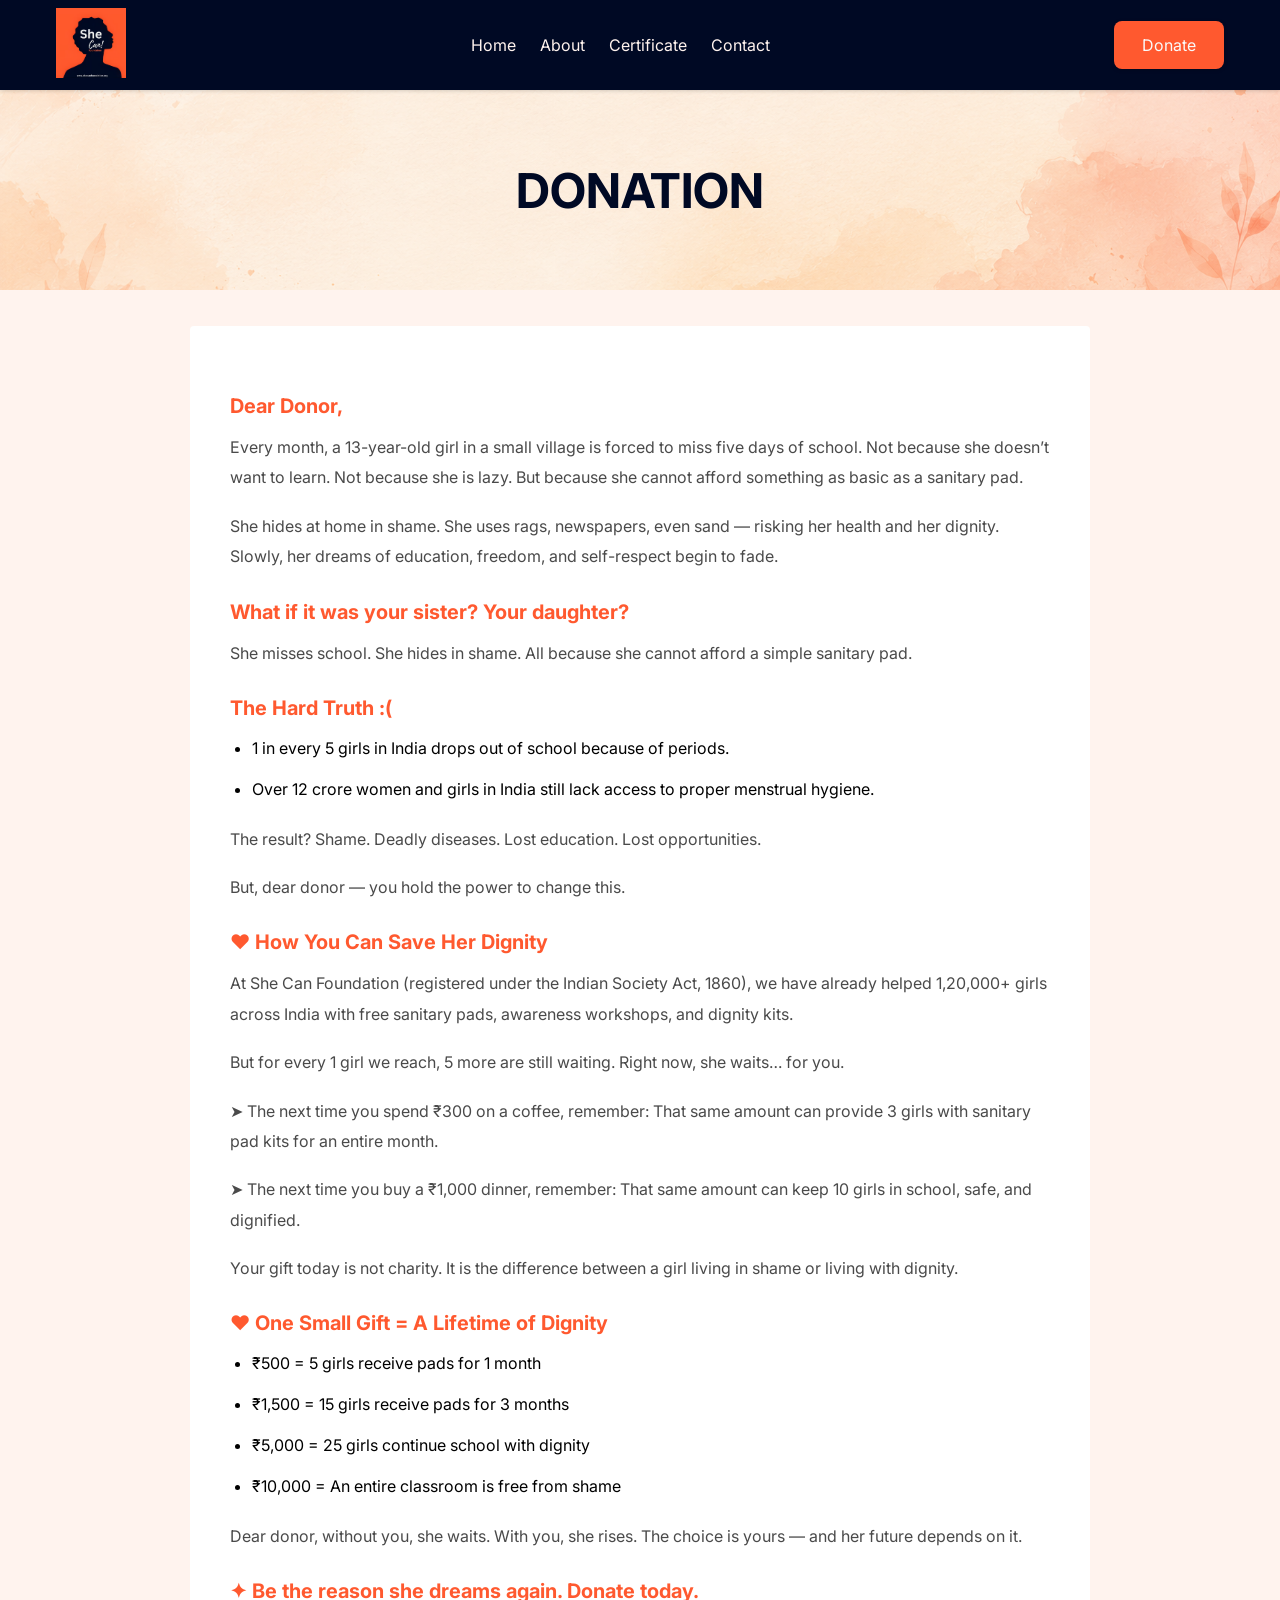
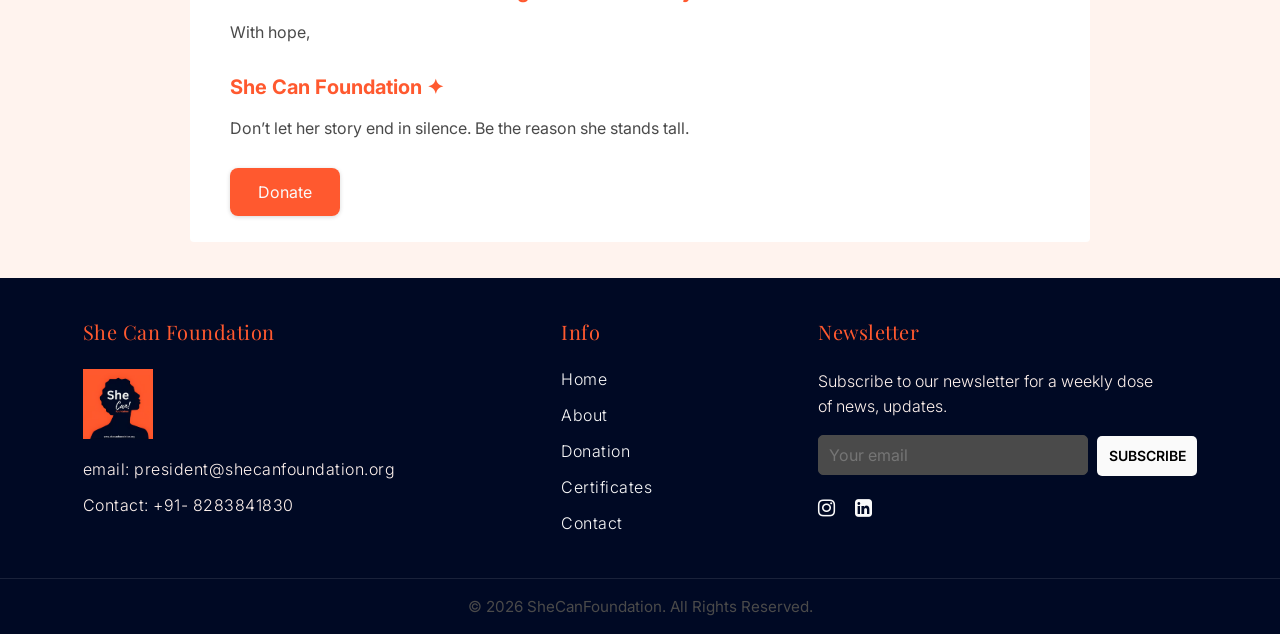
<file: pages/donation.html>
<!doctype html>
<html lang="en">
  <head>
    <meta charset="UTF-8" />
    <meta name="viewport" content="width=device-width, initial-scale=1.0" />
    <title>About us</title>
    <link rel="icon" type="image/png" href="../assets/images/logo.avif" />

    <link rel="stylesheet" href="../css/global.css" />
    <link rel="stylesheet" href="../css/variables.css" />
    <link rel="stylesheet" href="../css/navbar.css" />
    <link rel="stylesheet" href="../css/responsive.css" />
    <link rel="stylesheet" href="../css/footer.css" />
    <link rel="stylesheet" href="../css/about.css" />
    <link rel="stylesheet" href="../css/aboutus.css" />
    <link rel="stylesheet" href="../css/donate.css" />

    <link
      rel="stylesheet"
      href="https://cdnjs.cloudflare.com/ajax/libs/font-awesome/4.7.0/css/font-awesome.min.css"
    />

    <link rel="preconnect" href="https://fonts.googleapis.com" />
    <link rel="preconnect" href="https://fonts.gstatic.com" crossorigin />
    <link
      href="https://fonts.googleapis.com/css2?family=Inter:ital,opsz,wght@0,14..32,100..900;1,14..32,100..900&family=Playfair+Display:ital,wght@0,400..900;1,400..900&display=swap"
      rel="stylesheet"
    />
  </head>
  <body>
    <section class="main">
      <nav class="navbar">
        <div class="container">
          <div class="navbar-inner">
            <div class="hamburger">☰</div>
            <div class="logo">
              <img src="../assets/images/logo.avif" alt="logo" />
            </div>
            <ul class="nav-items">
              <li><a href="../index.html">Home</a></li>
              <li><a href="./about.html">About</a></li>
              <li><a href="./certificate.html">Certificate</a></li>
              <li><a href="./contact.html">Contact</a></li>
            </ul>
            <div class="buttons">
              <a href="./donation.html" class="donateBtn">Donate</a>
            </div>
          </div>
        </div>
      </nav>

      <div class="about-us-section">
        <div class="about-banner">
          <h2>Donation</h2>
          <img src="../assets/images/about-us-banner.png" alt="about-banner" />
        </div>
      </div>
      <section class="donate">
        <div class="container donate-container">
          <div class="donate-inner">
            <h5 class="donate-bold">Dear Donor,</h5>

            <p class="donate-details">
              Every month, a 13-year-old girl in a small village is forced to
              miss five days of school. Not because she doesn’t want to learn.
              Not because she is lazy. But because she cannot afford something
              as basic as a sanitary pad.
            </p>

            <p class="donate-details">
              She hides at home in shame. She uses rags, newspapers, even sand —
              risking her health and her dignity. Slowly, her dreams of
              education, freedom, and self-respect begin to fade.
            </p>

            <h5 class="donate-bold">
              What if it was your sister? Your daughter?
            </h5>

            <p class="donate-details">
              She misses school. She hides in shame. All because she cannot
              afford a simple sanitary pad.
            </p>

            <h5 class="donate-bold">The Hard Truth :(</h5>

            <ul class="donate-list">
              <li>
                1 in every 5 girls in India drops out of school because of
                periods.
              </li>
              <li>
                Over 12 crore women and girls in India still lack access to
                proper menstrual hygiene.
              </li>
            </ul>

            <p class="donate-details">
              The result? Shame. Deadly diseases. Lost education. Lost
              opportunities.
            </p>

            <p class="donate-details">
              But, dear donor — you hold the power to change this.
            </p>

            <h5 class="donate-bold">♥ How You Can Save Her Dignity</h5>

            <p class="donate-details">
              At She Can Foundation (registered under the Indian Society Act,
              1860), we have already helped 1,20,000+ girls across India with
              free sanitary pads, awareness workshops, and dignity kits.
            </p>

            <p class="donate-details">
              But for every 1 girl we reach, 5 more are still waiting. Right
              now, she waits… for you.
            </p>

            <p class="donate-details">
              ➤ The next time you spend ₹300 on a coffee, remember: That same
              amount can provide 3 girls with sanitary pad kits for an entire
              month.
            </p>

            <p class="donate-details">
              ➤ The next time you buy a ₹1,000 dinner, remember: That same
              amount can keep 10 girls in school, safe, and dignified.
            </p>

            <p class="donate-details">
              Your gift today is not charity. It is the difference between a
              girl living in shame or living with dignity.
            </p>

            <h5 class="donate-bold">
              ♥ One Small Gift = A Lifetime of Dignity
            </h5>

            <ul class="donate-list">
              <li>₹500 = 5 girls receive pads for 1 month</li>
              <li>₹1,500 = 15 girls receive pads for 3 months</li>
              <li>₹5,000 = 25 girls continue school with dignity</li>
              <li>₹10,000 = An entire classroom is free from shame</li>
            </ul>

            <p class="donate-details">
              Dear donor, without you, she waits. With you, she rises. The
              choice is yours — and her future depends on it.
            </p>

            <h5 class="donate-bold">
              ✦ Be the reason she dreams again. Donate today.
            </h5>

            <p class="donate-details">With hope,</p>

            <h5 class="donate-bold">She Can Foundation ✦</h5>

            <p class="donate-details">
              Don’t let her story end in silence. Be the reason she stands tall.
            </p>
            <br />
            <a href="#" class="donateBtn">Donate</a>
          </div>
        </div>
      </section>
      <div class="footer">
        <div class="footer-started">
          <h2 class="footer-title">She Can Foundation</h2>
          <ul class="footer-items">
            <li>
              <div class="logo">
                <img src="../assets/images/logo.avif" alt="logo" />
              </div>
            </li>
            <li>email: president@shecanfoundation.org</li>
            <li>Contact: +91- 8283841830</li>
          </ul>
        </div>
        <div class="footer-info">
          <h2 class="footer-title">Info</h2>
          <ul class="footer-items">
            <li><a href="../index.html">Home</a></li>
            <li><a href="./about.html">About</a></li>
            <li><a href="./donation.html">Donation</a></li>
            <li><a href="./certificate.html">Certificates</a></li>
            <li><a href="./contact.html">Contact</a></li>
          </ul>
        </div>

        <div class="footer-newsletter">
          <h2 class="footer-title">Newsletter</h2>
          <p class="footer-details">
            Subscribe to our newsletter for a weekly dose<br />
            of news, updates.
          </p>
          <div class="footer-input">
            <input
              type="email"
              name="email"
              class="email"
              placeholder="Your email"
            />
            <button class="btn">SUBSCRIBE</button>
          </div>
          <div class="footer-icons">
            <div class="footer-icon">
              <a
                href="https://www.instagram.com/_shecanfoundation_"
                target="_blank"
                ><i class="fa fa-instagram" aria-hidden="true"></i
              ></a>
            </div>
            <div class="footer-icon">
              <a
                href="https://www.linkedin.com/company/shecanfoundation/"
                target="_blank"
              >
                <i class="fa fa-linkedin-square" aria-hidden="true"></i
              ></a>
            </div>
          </div>
        </div>
      </div>
      <footer class="copyright-footer">
        <p>© 2026 SheCanFoundation. All Rights Reserved.</p>
      </footer>
    </section>

    <script src="../js/main.js"></script>
    <script src="../js/navbar.js"></script>
    <script src="../js/impact.js"></script>
  </body>
</html>
</file>
<file: css/global.css>
* {
  margin: 0;
  padding: 0;
  box-sizing: border-box;
}

body {
  font-family: Inter, sans-serif;
}

.container {
  max-width: 1200px;
  margin-inline: auto;
  padding-inline: 1rem;
}

.reveal {
  opacity: 0;
  transform: translateY(60px);
  transition: 0.8s ease;
}

.reveal.active {
  opacity: 1;
  transform: translateY(0);
}
a {
  text-decoration: none;
  color: var(--bg);
}
.orange {
  color: var(--primary);
}
</file>
<file: css/variables.css>
:root {
  --primary: #ff592f;
  --navy: #000924;
  --heading: #07142e;
  --bg: #fafafa;
  --section: #fff3ee;
  --text: #4a4a4a;
  --accent: #d7a247;

  --radius: 14px;
  --transition: 0.3s ease;
}
</file>
<file: css/navbar.css>
.navbar {
  background-color: var(--navy);
  box-shadow: rgba(0, 0, 0, 0.16) 0px 1px 4px;
  z-index: 99;
}
.navbar-inner {
  display: flex;
  justify-content: space-between;
  align-items: center;
  padding: 8px 0;
}
.logo img {
  width: 70px;
  height: 70px;
}
.nav-items {
  display: flex;
  gap: 24px;
}
.nav-items li {
  list-style-type: none;
}
.nav-items li a {
  color: var(--section);
  text-decoration: none;
}
.nav-items li a:hover {
  color: var(--primary);
}
.donateBtn {
  background-color: var(--primary);
  color: var(--bg);
  padding: 14px 28px;
  border: none;
  outline: none;
  font-family: "Inter", "sans-serif";
  font-size: 16px;
  border-radius: 8px;
  cursor: pointer;
  transition: 0.3s ease;
  box-shadow: rgba(0, 0, 0, 0.16) 0px 1px 4px;
}
.donateBtn:hover {
  background-color: var(--accent);
}
.hamburger {
  display: none;
  color: var(--section);
  font-size: 24px;
  cursor: pointer;
}
</file>
<file: css/responsive.css>
@media (max-width: 768px) {
  .hamburger {
    display: flex;
    flex:1;
  }
  .logo
  {
    flex:1;
  }
  .buttons
  {
    flex:1;
  }
  
  .nav-items {
    display: none;
    position: absolute;
    top: 86px;
    left: 0;
    right: 0;
    width: 100%;
    height: 60%;
    flex-direction: column;
    justify-content: center;
    background-color: var(--navy);
    text-align: center;
    transition: 0.3s ease;
    z-index: 99;
  }
  .nav-items li {
    padding: 8px 0;
  }
  .nav-items.active {
    display: flex;
  }

  .hero-inner {
    width: 100%;
    height: 100%;
  }
  .hero-details {
    font-size: 14px;
  }
  .cta-buttons {
    flex-direction: column;
    width: fit-content;
    text-align:center;
  }
  .cta-buttons .aboutBtn {
    background-color: var(--bg) !important;
    border: none !important;
  }
  .cta-buttons .aboutBtn:hover {
    color: var(--primary) !important;
  }
  .footer {
    flex-direction: column;
    align-items: flex-start;
    gap: 8px;
    padding: 30px;
    height: auto;
  }

  .footer-title {
    margin-top: 0;
    margin-bottom: 15px;
  }
  .btn
  {
    margin-top:16px;
  }

  .about-container {
    flex-direction: column;
  }

  .about-title {
    font-size: 32px;
  }

  .about-stats {
    flex-direction: column;
  }

  .impact-item {
    padding-bottom: 24px;
  }
  .team-container {
    flex-direction: column;
  }
  .contact-section {
    padding: 70px 20px;
  }

  .contact-container {
    flex-direction: column;
    gap: 40px;
  }

  .contact-title {
    font-size: 32px;
  }

  .contact-form-box {
    width: 100%;
    padding: 25px;
  }

  .contact-item {
    align-items: flex-start;
  }
  .donate-inner {
    padding: 25px;
  }
  .about-banner h2 {
    font-size: 32px;
    width: 100%;
    text-align: center;
  }

  .about-banner img {
    height: 150px;
  }
}
</file>
<file: css/footer.css>
.footer {
  background-color: var(--navy);
  color: var(--section);
  display: flex;
  justify-content: space-around;
  align-items: baseline;
  min-height: 300px;
  height: auto;
  width: 100%;
  font-family: "Inter", sans-serif;
}
.footer-title {
  margin: 40px 0;
  font-size: 20px;
  font-weight: 400;
  margin-bottom: 1.5rem;
  letter-spacing: 0.5px;
  color: var(--primary);
  font-family: "Playfair Display", serif;
}
.footer-items,
.footer-details {
  font-size: 16px;
  font-weight: 300;
}
.footer-items li {
  list-style: none;
  margin-bottom: 16px;
  letter-spacing: 0.5px;
  cursor: pointer;
}
.footer-items li a:hover {
  color: var(--primary);
}
.footer-details {
  margin-bottom: 15px;
  line-height: 1.6;
}
.footer-input .email {
  background-color: var(--text);
  font-family: "Inter", "sans-serif";
  color: white;
  height: 40px;
  border: 1px solid var(--text);
  padding: 10px;
  border-radius: 5px;
  font-size: 16px;
  outline: none;
}
.footer-input .btn {
  margin-left: 5px;
  background-color: var(--bg);
  font-family: "Inter", sans-serif;
  height: 40px;
  width: 100px;
  font-size: 14px;
  font-weight: 600;
  border: none;
  border-radius: 5px;
  cursor: pointer;
}
.footer-input .btn:hover {
  background-color: var(--primary);
  color: white;
}
.footer-icons {
  display: flex;
  justify-content: flex-start;
  gap: 20px;
  margin-top: 20px;
}

.footer-icon {
  font-size: 20px;
  cursor: pointer;
}
.footer-icon a:hover {
  color: var(--primary);
}
.copyright-footer {
  background: var(--navy);
  color: var(--text);
  text-align: center;
  padding: 18px 10px;
  font-size: 0.95rem;
  font-family: "Inter", "sans-serif";
  border-top: 1px solid rgba(255, 255, 255, 0.1);
}

.copyright-footer p {
  margin: 0;
}
</file>
<file: css/hero.css>
.hero-section {
  background: url("../assets/images/hero-banner.png");
  height: 100vh;
  background-position: left center;
  background-repeat: no-repeat;
  background-size: cover;
  padding: 0px 8%;
}
.hero-inner {
  height: 100vh;
  padding: 48px 0;
}
.hero-logo img {
  height: 70px;
  width: 70px;
  margin-bottom: 24px;
}
.hero-title {
  color: var(--navy);
  font-size: clamp(2.5rem, 6vw, 3.8rem);
  font-family: "Playfair Display", "serif";
  line-height: 1.1;
  margin-bottom: 16px;
}
.orange {
  color: var(--primary);
}

.hero-details {
  color: var(--text);
  line-height: 1.6;
  margin-bottom: 16px;
  font-size: 15px;
}
.cta-buttons {
  display: flex;
  gap: 8px;
}
.cta-buttons button {
  background-color: var(--primary);
  color: var(--bg);
  padding: 8px 16px;
  border: none;
  outline: none;
  font-family: "Inter", "sans-serif";
  font-size: 16px;
  border-radius: 8px;
  cursor: pointer;
  transition: 0.3s ease;
  box-shadow: rgba(0, 0, 0, 0.16) 0px 1px 4px;
}
.cta-buttons button:hover {
  background-color: var(--navy);
  color: var(--bg);
}
.cta-buttons .aboutBtn {
  background-color: transparent;
  color: var(--navy);
  padding: 14px 28px;
  border: none;
  outline: none;
  font-family: "Inter", "sans-serif";
  font-size: 14px;
  border: 1px solid var(--navy);
  border-radius: 8px;
  cursor: pointer;
  transition: 0.3s ease;
  box-shadow: rgba(0, 0, 0, 0.16) 0px 1px 4px;
}
.cta-buttons .aboutBtn:hover {
  background-color: var(--primary);
  color: white;
  border: none;
}
</file>
<file: css/about.css>
.about-section {
  padding: 90px 8%;
  background: var(--bg);
}
.about-container {
  display: flex;
  align-items: center;
  justify-content: space-between;
  gap: 60px;
}
.about-image {
  flex: 1;
}

.about-image img {
  width: 100%;
  border-radius: 20px;
  object-fit: cover;
}
.about-content {
  flex: 1;
}
.section-tag {
  color: var(--primary);
  font-weight: 600;
  letter-spacing: 1px;
  text-transform: uppercase;
}
.about-title {
  font-size: 42px;
  color: var(--heading);
  margin: 18px 0;
  line-height: 1.2;
  font-family: "Playfair Display", serif;
}
.about-text {
  font-size: 16px;
  color: var(--text);
  line-height: 1.8;
  margin-bottom: 16px;
}
.about-stats {
  display: flex;
  gap: 20px;
  margin: 30px 0;
}
.stat-card {
  background: var(--section);
  padding: 20px 28px;
  border-radius: 14px;
  text-align: center;
}

.stat-card h3 {
  color: var(--primary);
  font-size: 28px;
}

.stat-card p {
  margin-top: 6px;
}
.about-button {
  background: var(--primary);
  color: white;
  border: none;
  padding: 14px 28px;
  border-radius: 8px;
  cursor: pointer;
  font-size: 16px;
  font-family: "Inter", "sans-serif";
}
.about-button:hover {
  background-color: var(--navy);
  color: var(--bg);
}
</file>
<file: css/impact.css>
.impact-section {
  background-color: var(--navy);
  color: var(--bg);
  padding: 90px 8%;
}
.impact-container h2 {
  text-align: center;
  font-size: 42px;
  color: var(--bg);
  margin-bottom: 48px;
  line-height: 1.2;
  font-family: "Playfair Display", serif;
}
.impact-items {
  display: grid;
  gap: 24px;
  text-align: center;
  grid-template-columns: repeat(auto-fit, minmax(250px, 1fr));
}
.impact-items h3 {
  font-size: 64px;
  font-weight: 800;
  margin-bottom: 4px;
  color: var(--primary);
}
.impact-items h4 {
  font-size: 20px;
  text-transform: uppercase;
  color: var(--primary);
  margin-bottom: 8px;
}
.impact-items p {
  color: var(--bg);
  line-height: 1.6;
}
</file>
<file: css/team.css>
.team-section {
  padding: 90px 8%;
  background: var(--bg);
}
.team-container {
  display: flex;
  justify-content: space-between;
  gap: 60px;
}
.team-left-panel {
  flex: 1;
}
.team-right-panel {
  flex: 1;
}
.team-right-panel img {
  width: 100%;
  height: 100%;
  border-radius: 8px;
  object-fit: cover;
}
.team-label {
  color: var(--primary);
  font-weight: 600;
  letter-spacing: 1px;
  text-transform: uppercase;
}
.team-title {
  color: var(--navy);
  line-height: 1.2;
  margin: 16px 0;
  font-size: 42px;
  font-weight: 600;
  letter-spacing: 1px;
  text-transform: uppercase;
  font-family: "Playfair Display", "serif";
}
.team-details {
  color: var(--text);
  margin: 24px 0;
  line-height: 1.8;
}
.join-us {
  background: var(--primary);
  color: white;
  border: none;
  padding: 14px 28px;
  border-radius: 8px;
  cursor: pointer;
  font-size: 16px;
  font-family: "Inter", "sans-serif";
}
.join-us:hover {
  background-color: var(--navy);
  color: var(--bg);
}
</file>
<file: css/aboutus.css>
.about-banner {
  position: relative;
  z-index: -1;
}
.about-banner img {
  width: 100%;
  height: 200px;
  object-fit: cover;
  display: block;
}
.about-banner h2 {
  position: absolute;
  top: 50%;
  left: 50%;
  transform: translate(-50%, -50%);
  color: var(--navy);
  font-size: 48px;
  text-transform: uppercase;
}
</file>
<file: css/contactus.css>
.contact-section {
  padding: 90px 8%;
  background-color: var(--bg);
  font-family: "Inter", sans-serif;
}

.contact-container {
  display: flex;
  justify-content: space-between;
  align-items: center;
  gap: 60px;
}

.contact-content {
  flex: 1;
}

.section-tag {
  color: var(--primary);
  font-size: 14px;
  font-weight: 600;
  text-transform: uppercase;
  letter-spacing: 1px;
}

.contact-title {
  font-size: 42px;
  line-height: 1.2;
  color: var(--heading);
  margin: 18px 0;
  font-family: "Playfair Display", serif;
}

.contact-text {
  color: var(--text);
  font-size: 16px;
  line-height: 1.8;
  margin-bottom: 35px;
}

.contact-details {
  display: flex;
  flex-direction: column;
  gap: 20px;
}

.contact-item {
  display: flex;
  align-items: center;
  gap: 16px;
}

.contact-item i {
  width: 48px;
  height: 48px;
  background-color: var(--primary);
  color: white;
  border-radius: 50%;
  display: flex;
  justify-content: center;
  align-items: center;
  font-size: 18px;
  flex-shrink: 0;
}

.contact-item p {
  color: var(--text);
  font-size: 15px;
  line-height: 1.6;
}

.contact-form-box {
  flex: 1;
  background-color: white;
  padding: 35px;
  border-radius: 20px;
  box-shadow: 0 10px 30px rgba(0, 0, 0, 0.08);
}

.contact-form {
  display: flex;
  flex-direction: column;
  gap: 18px;
}

.contact-form input,
.contact-form textarea {
  width: 100%;
  padding: 15px;
  border: 1px solid #dcdcdc;
  border-radius: 10px;
  outline: none;
  font-size: 15px;
  font-family: "Inter", sans-serif;
  transition: var(--transition);
  resize: none;
}

.contact-form input:focus,
.contact-form textarea:focus {
  border-color: var(--primary);
  box-shadow: 0 0 0 3px rgba(255, 89, 47, 0.15);
}

.contact-btn {
  background-color: var(--primary);
  color: white;
  border: none;
  padding: 15px;
  border-radius: 10px;
  font-size: 15px;
  font-weight: 600;
  cursor: pointer;
  transition: var(--transition);
  font-family: "Inter", sans-serif;
}

.contact-btn:hover {
  background-color: var(--navy);
}
</file>
<file: css/donate.css>
.donate {
  background-color: var(--section);
  padding: 36px 0;
}
.donate-inner {
  max-width: 900px;
  margin: auto;
  padding: 40px;
  border-radius: 4px;
  background-color: #fff;
  box-sizing: border-box;
}

.donate-details {
  line-height: 1.9;
  margin-bottom: 18px;
  color: var(--text);
}

.donate-bold {
  margin: 28px 0 14px;
  color: var(--primary);
  font-size: 20px;
}

.donate-list {
  padding-left: 22px;
  margin-bottom: 20px;
}

.donate-list li {
  margin-bottom: 12px;
  line-height: 1.8;
}

@media (max-width: 768px) {
  .donate-inner {
    padding: 25px;
  }
}
</file>
